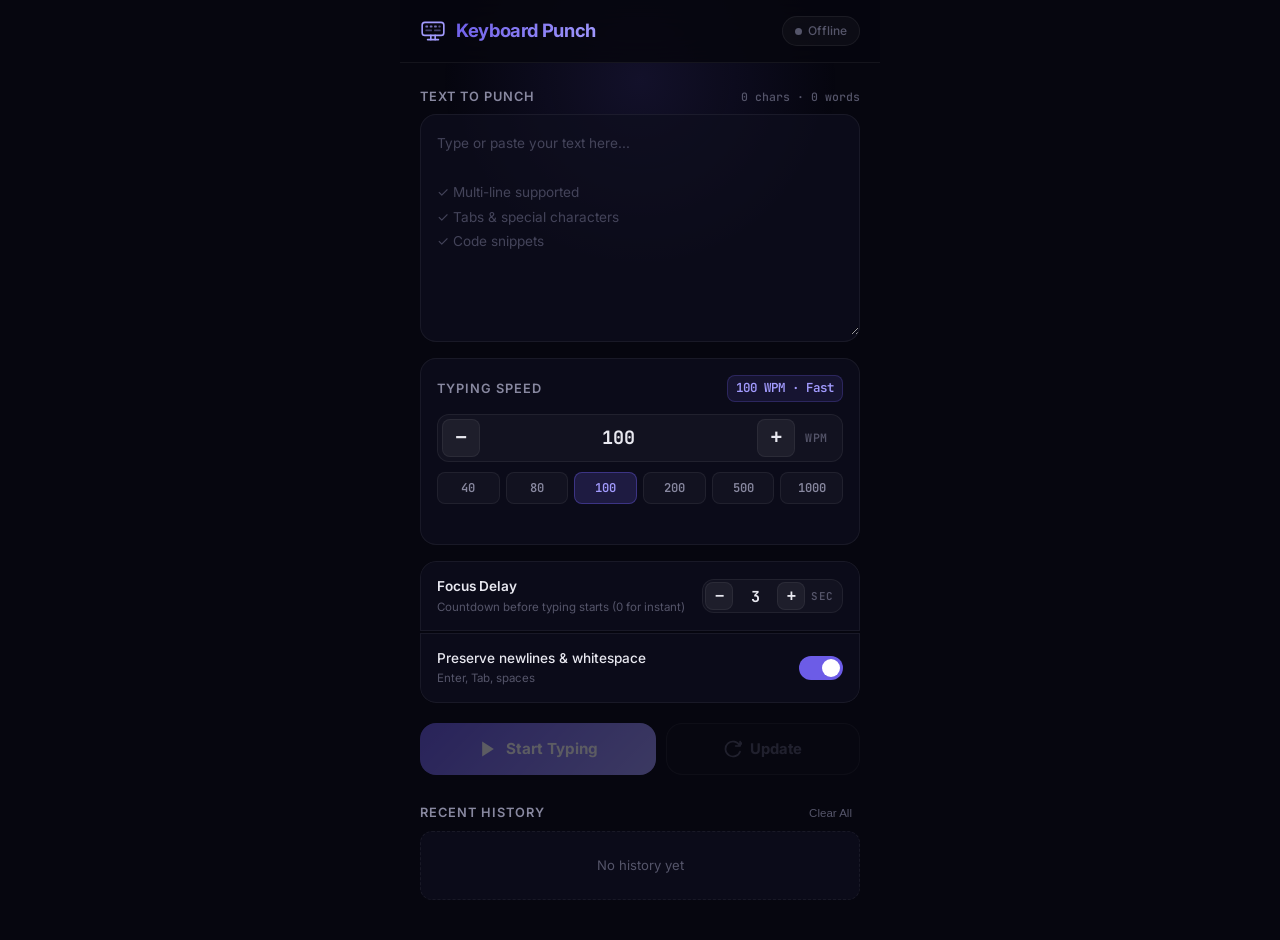
<file: app/index.html>
<!DOCTYPE html>
<html lang="en">
<head>
    <meta charset="UTF-8">
    <meta name="viewport" content="width=device-width, initial-scale=1.0, user-scalable=no, maximum-scale=1.0">
    <meta name="description" content="Turn your Android phone into a USB keyboard for your laptop">
    <meta name="theme-color" content="#0a0a1a">
    <meta name="apple-mobile-web-app-capable" content="yes">
    <meta name="apple-mobile-web-app-status-bar-style" content="black-translucent">
    <title>Keyboard Punch</title>
    <link rel="preconnect" href="https://fonts.googleapis.com">
    <link rel="preconnect" href="https://fonts.gstatic.com" crossorigin>
    <link href="https://fonts.googleapis.com/css2?family=Inter:wght@300;400;500;600;700;800&family=JetBrains+Mono:wght@400;500;600&display=swap" rel="stylesheet">
    <link rel="stylesheet" href="style.css">
</head>
<body>
    <div class="app-container">
        <!-- Ambient background glow -->
        <div class="ambient-glow" id="ambient-glow"></div>

        <!-- Header -->
        <header class="app-header" id="app-header">
            <div class="header-left">
                <div class="logo-icon" id="logo-icon">
                    <svg width="26" height="26" viewBox="0 0 24 24" fill="none">
                        <rect x="2" y="4" width="20" height="12" rx="2.5" stroke="currentColor" stroke-width="1.5"/>
                        <rect x="5" y="7" width="2.5" height="1.8" rx="0.4" fill="currentColor" opacity="0.7"/>
                        <rect x="9" y="7" width="2.5" height="1.8" rx="0.4" fill="currentColor" opacity="0.7"/>
                        <rect x="13" y="7" width="2.5" height="1.8" rx="0.4" fill="currentColor" opacity="0.7"/>
                        <rect x="17" y="7" width="2" height="1.8" rx="0.4" fill="currentColor" opacity="0.5"/>
                        <rect x="5" y="10.5" width="6" height="1.8" rx="0.4" fill="currentColor" opacity="0.4"/>
                        <rect x="13" y="10.5" width="6" height="1.8" rx="0.4" fill="currentColor" opacity="0.4"/>
                        <path d="M10 16 L10 20" stroke="currentColor" stroke-width="1.5" stroke-linecap="round"/>
                        <path d="M14 16 L14 20" stroke="currentColor" stroke-width="1.5" stroke-linecap="round"/>
                        <path d="M7 20 L17 20" stroke="currentColor" stroke-width="1.5" stroke-linecap="round"/>
                    </svg>
                </div>
                <h1 class="app-title">Keyboard Punch</h1>
            </div>
            <div class="connection-badge" id="connection-badge">
                <span class="connection-dot" id="connection-dot"></span>
                <span class="connection-text" id="connection-text">Offline</span>
            </div>
        </header>

        <!-- Main Content -->
        <main class="main-content">
            <!-- Text Input Section -->
            <section class="input-section" id="input-section">
                <div class="section-header">
                    <label for="text-input" class="section-label">Text to Punch</label>
                    <div class="char-count" id="char-count">0 chars · 0 words</div>
                </div>
                <div class="textarea-wrapper" id="textarea-wrapper">
                    <textarea 
                        id="text-input" 
                        class="text-input" 
                        placeholder="Type or paste your text here...&#10;&#10;✓ Multi-line supported&#10;✓ Tabs &amp; special characters&#10;✓ Code snippets"
                        spellcheck="false"
                        autocomplete="off"
                        autocorrect="off"
                        autocapitalize="off"
                    ></textarea>
                    <button class="clear-btn" id="clear-btn" title="Clear text" aria-label="Clear text">
                        <svg width="16" height="16" viewBox="0 0 24 24" fill="none" stroke="currentColor" stroke-width="2.5" stroke-linecap="round">
                            <line x1="18" y1="6" x2="6" y2="18"></line>
                            <line x1="6" y1="6" x2="18" y2="18"></line>
                        </svg>
                    </button>
                </div>
            </section>

            <!-- Speed Control -->
            <section class="speed-section" id="speed-section">
                <div class="section-header">
                    <label for="speed-input" class="section-label">Typing Speed</label>
                    <span class="speed-tag" id="speed-tag">100 WPM · Fast</span>
                </div>
                <div class="speed-input-container">
                    <div class="stepper-field">
                        <button type="button" class="stepper-btn" id="speed-minus" aria-label="Decrease speed">−</button>
                        <input 
                            type="number" 
                            id="speed-input" 
                            class="numeric-input" 
                            min="10" 
                            max="1000" 
                            value="100" 
                            step="10"
                            placeholder="100"
                        >
                        <button type="button" class="stepper-btn" id="speed-plus" aria-label="Increase speed">+</button>
                        <span class="unit-badge">WPM</span>
                    </div>
                    <div class="speed-presets" id="speed-presets">
                        <button type="button" class="preset-btn" data-speed="40">40</button>
                        <button type="button" class="preset-btn" data-speed="80">80</button>
                        <button type="button" class="preset-btn active" data-speed="100">100</button>
                        <button type="button" class="preset-btn" data-speed="200">200</button>
                        <button type="button" class="preset-btn" data-speed="500">500</button>
                        <button type="button" class="preset-btn" data-speed="1000">1000</button>
                    </div>
                </div>
                <div class="estimate" id="estimate"></div>
            </section>

            <!-- Options & Delay -->
            <section class="options-section" id="options-section">
                <div class="option-row" id="delay-option-row">
                    <div class="option-text">
                        <label for="delay-input" class="option-title">Focus Delay</label>
                        <span class="option-subtitle">Countdown before typing starts (0 for instant)</span>
                    </div>
                    <div class="stepper-field compact">
                        <button type="button" class="stepper-btn" id="delay-minus" aria-label="Decrease delay">−</button>
                        <input 
                            type="number" 
                            id="delay-input" 
                            class="numeric-input compact" 
                            min="0" 
                            max="60" 
                            value="3" 
                            step="1"
                            placeholder="3"
                        >
                        <button type="button" class="stepper-btn" id="delay-plus" aria-label="Increase delay">+</button>
                        <span class="unit-badge">sec</span>
                    </div>
                </div>
                <label class="toggle-option" id="newline-option">
                    <span class="toggle-label">
                        <span>Preserve newlines &amp; whitespace</span>
                        <span class="toggle-hint">Enter, Tab, spaces</span>
                    </span>
                    <div class="toggle-switch">
                        <input type="checkbox" id="preserve-formatting" checked>
                        <span class="toggle-track"></span>
                    </div>
                </label>
            </section>

            <!-- Progress Bar (hidden by default) -->
            <section class="progress-section hidden" id="progress-section">
                <div class="progress-header">
                    <span class="progress-label" id="progress-label">Typing...</span>
                    <span class="progress-percent" id="progress-percent">0%</span>
                </div>
                <div class="progress-bar-track">
                    <div class="progress-bar-fill" id="progress-bar-fill"></div>
                    <div class="progress-bar-glow" id="progress-bar-glow"></div>
                </div>
                <div class="progress-details">
                    <span id="progress-chars">0 / 0 chars</span>
                    <span id="progress-eta">~0s remaining</span>
                </div>
            </section>

            <!-- Action Buttons -->
            <div class="action-area" id="action-area">
                <button class="punch-btn" id="punch-btn" disabled title="Start typing on laptop">
                    <span class="punch-btn-content" id="punch-btn-content">
                        <svg class="punch-icon" width="20" height="20" viewBox="0 0 24 24" fill="none" stroke="currentColor" stroke-width="2.5" stroke-linecap="round" stroke-linejoin="round">
                            <polygon points="5,3 19,12 5,21" fill="currentColor" stroke="none"></polygon>
                        </svg>
                        <span>Start Typing</span>
                    </span>
                    <span class="punch-btn-loading hidden" id="punch-btn-loading">
                        <span class="spinner"></span>
                        <span>Typing...</span>
                    </span>
                </button>
                <button class="update-btn" id="update-btn" title="Sync code to all devices">
                    <svg class="update-icon" width="18" height="18" viewBox="0 0 24 24" fill="none" stroke="currentColor" stroke-width="2.2" stroke-linecap="round" stroke-linejoin="round">
                        <path d="M21.5 2v6h-6M21.34 15.57a10 10 0 1 1-.57-8.38l5.67-5.67"/>
                    </svg>
                    <span>Update</span>
                </button>
                <button class="stop-btn hidden" id="stop-btn">
                    <svg width="16" height="16" viewBox="0 0 24 24" fill="currentColor">
                        <rect x="5" y="5" width="14" height="14" rx="2"></rect>
                    </svg>
                    <span>Stop</span>
                </button>
            </div>

            <!-- History Section -->
            <section class="history-section" id="history-section">
                <div class="section-header">
                    <span class="section-label">Recent History</span>
                    <button class="clear-history-btn" id="clear-history-btn">Clear All</button>
                </div>
                <div class="history-list" id="history-list">
                    <div class="history-empty" id="history-empty">No history yet</div>
                </div>
            </section>
        </main>

        <!-- Countdown Overlay -->
        <div class="countdown-overlay hidden" id="countdown-overlay">
            <div class="countdown-content">
                <div class="countdown-number" id="countdown-number">3</div>
                <div class="countdown-text">Switch to your target app now...</div>
                <button class="countdown-cancel" id="countdown-cancel">Cancel</button>
            </div>
        </div>

        <!-- Toast Notification -->
        <div class="toast hidden" id="toast">
            <span class="toast-icon" id="toast-icon"></span>
            <span class="toast-message" id="toast-message"></span>
        </div>
    </div>

    <script src="app.js"></script>
</body>
</html>
</file>
<file: app/style.css>
/* ============================================
   KEYBOARD PUNCH — Dark Glassmorphism Theme
   ============================================ */

/* --- CSS Custom Properties --- */
:root {
    --bg-primary: #06060f;
    --bg-secondary: #0d0d1a;
    --bg-card: rgba(15, 15, 30, 0.7);
    --bg-card-hover: rgba(20, 20, 40, 0.8);
    --bg-glass: rgba(255, 255, 255, 0.03);
    --bg-glass-border: rgba(255, 255, 255, 0.06);

    --text-primary: #e8e8f0;
    --text-secondary: #8888a0;
    --text-muted: #55556a;
    --text-placeholder: #44445a;

    --accent: #6c5ce7;
    --accent-light: #a29bfe;
    --accent-glow: rgba(108, 92, 231, 0.25);
    --accent-gradient: linear-gradient(135deg, #6c5ce7, #a29bfe);

    --success: #00cec9;
    --success-glow: rgba(0, 206, 201, 0.2);
    --danger: #ff6b6b;
    --danger-glow: rgba(255, 107, 107, 0.2);
    --warning: #feca57;

    --radius-sm: 8px;
    --radius-md: 12px;
    --radius-lg: 16px;
    --radius-xl: 20px;

    --shadow-sm: 0 2px 8px rgba(0, 0, 0, 0.3);
    --shadow-md: 0 4px 16px rgba(0, 0, 0, 0.4);
    --shadow-lg: 0 8px 32px rgba(0, 0, 0, 0.5);
    --shadow-glow: 0 0 30px var(--accent-glow);

    --font-sans: 'Inter', -apple-system, BlinkMacSystemFont, sans-serif;
    --font-mono: 'JetBrains Mono', 'SF Mono', 'Fira Code', monospace;

    --transition-fast: 150ms cubic-bezier(0.4, 0, 0.2, 1);
    --transition-normal: 250ms cubic-bezier(0.4, 0, 0.2, 1);
    --transition-smooth: 400ms cubic-bezier(0.16, 1, 0.3, 1);
}

/* --- Reset & Base --- */
*, *::before, *::after {
    box-sizing: border-box;
    margin: 0;
    padding: 0;
}

html {
    font-size: 16px;
    -webkit-text-size-adjust: 100%;
    -webkit-tap-highlight-color: transparent;
}

body {
    font-family: var(--font-sans);
    background: var(--bg-primary);
    color: var(--text-primary);
    line-height: 1.5;
    min-height: 100dvh;
    overflow-x: hidden;
    -webkit-font-smoothing: antialiased;
    -moz-osx-font-smoothing: grayscale;
}

/* --- App Container --- */
.app-container {
    position: relative;
    max-width: 480px;
    margin: 0 auto;
    min-height: 100dvh;
    display: flex;
    flex-direction: column;
}

/* --- Ambient Background Glow --- */
.ambient-glow {
    position: fixed;
    top: -120px;
    left: 50%;
    transform: translateX(-50%);
    width: 400px;
    height: 400px;
    background: radial-gradient(circle, var(--accent-glow) 0%, transparent 70%);
    pointer-events: none;
    z-index: 0;
    opacity: 0.5;
    transition: opacity 1s ease;
}

.ambient-glow.connected {
    background: radial-gradient(circle, var(--success-glow) 0%, transparent 70%);
    opacity: 0.7;
}

.ambient-glow.punching {
    animation: pulse-glow 2s ease-in-out infinite;
}

@keyframes pulse-glow {
    0%, 100% { opacity: 0.4; transform: translateX(-50%) scale(1); }
    50% { opacity: 0.8; transform: translateX(-50%) scale(1.1); }
}

/* --- Header --- */
.app-header {
    position: sticky;
    top: 0;
    z-index: 100;
    display: flex;
    align-items: center;
    justify-content: space-between;
    padding: 16px 20px;
    background: rgba(6, 6, 15, 0.85);
    backdrop-filter: blur(20px);
    -webkit-backdrop-filter: blur(20px);
    border-bottom: 1px solid var(--bg-glass-border);
}

.header-left {
    display: flex;
    align-items: center;
    gap: 10px;
}

.logo-icon {
    color: var(--accent-light);
    display: flex;
    align-items: center;
    animation: float 3s ease-in-out infinite;
}

@keyframes float {
    0%, 100% { transform: translateY(0); }
    50% { transform: translateY(-3px); }
}

.app-title {
    font-size: 1.15rem;
    font-weight: 700;
    letter-spacing: -0.02em;
    background: var(--accent-gradient);
    -webkit-background-clip: text;
    -webkit-text-fill-color: transparent;
    background-clip: text;
}

/* --- Pair Navigation Button --- */
.pair-nav-btn {
    display: inline-flex;
    align-items: center;
    gap: 6px;
    background: rgba(255, 255, 255, 0.08);
    border: 1px solid rgba(255, 255, 255, 0.15);
    color: #eee;
    padding: 5px 10px;
    border-radius: 20px;
    font-size: 0.75rem;
    font-weight: 500;
    cursor: pointer;
    transition: all var(--transition-normal);
}

.pair-nav-btn:hover {
    background: rgba(255, 255, 255, 0.16);
    border-color: rgba(255, 255, 255, 0.3);
    color: #fff;
    transform: translateY(-1px);
}

.pair-nav-btn svg {
    color: #79ffe1;
}

/* --- Connection Badge --- */
.connection-badge {
    display: flex;
    align-items: center;
    gap: 6px;
    padding: 5px 12px;
    border-radius: 20px;
    background: var(--bg-glass);
    border: 1px solid var(--bg-glass-border);
    font-size: 0.75rem;
    font-weight: 500;
    transition: all var(--transition-normal);
}

.connection-badge.connected {
    background: rgba(0, 206, 201, 0.08);
    border-color: rgba(0, 206, 201, 0.2);
}

.connection-dot {
    width: 7px;
    height: 7px;
    border-radius: 50%;
    background: var(--text-muted);
    transition: all var(--transition-normal);
}

.connection-dot.connected {
    background: var(--success);
    box-shadow: 0 0 8px var(--success-glow);
    animation: dot-pulse 2s ease-in-out infinite;
}

@keyframes dot-pulse {
    0%, 100% { box-shadow: 0 0 4px var(--success-glow); }
    50% { box-shadow: 0 0 12px rgba(0, 206, 201, 0.5); }
}

.connection-text {
    color: var(--text-muted);
    transition: color var(--transition-normal);
}

.connection-badge.connected .connection-text {
    color: var(--success);
}

/* --- Main Content --- */
.main-content {
    flex: 1;
    padding: 16px 16px 32px;
    display: flex;
    flex-direction: column;
    gap: 16px;
    position: relative;
    z-index: 1;
}

/* --- Section Styles --- */
.section-header {
    display: flex;
    align-items: center;
    justify-content: space-between;
    margin-bottom: 8px;
}

.section-label {
    font-size: 0.8rem;
    font-weight: 600;
    text-transform: uppercase;
    letter-spacing: 0.08em;
    color: var(--text-secondary);
}

/* --- Text Input --- */
.input-section {
    flex-shrink: 0;
}

.char-count {
    font-size: 0.72rem;
    font-family: var(--font-mono);
    color: var(--text-muted);
    font-weight: 500;
}

.textarea-wrapper {
    position: relative;
    border-radius: var(--radius-lg);
    background: var(--bg-card);
    border: 1px solid var(--bg-glass-border);
    transition: all var(--transition-normal);
    overflow: hidden;
}

.textarea-wrapper:focus-within {
    border-color: rgba(108, 92, 231, 0.3);
    box-shadow: 0 0 0 3px rgba(108, 92, 231, 0.08), var(--shadow-md);
}

.textarea-wrapper.has-text {
    border-color: rgba(108, 92, 231, 0.15);
}

.textarea-wrapper.synced-highlight {
    animation: sync-pulse 1.4s cubic-bezier(0.16, 1, 0.3, 1);
}

@keyframes sync-pulse {
    0% {
        border-color: var(--success);
        box-shadow: 0 0 24px var(--success-glow);
    }
    100% {
        border-color: var(--bg-glass-border);
        box-shadow: none;
    }
}

.text-input {
    width: 100%;
    min-height: 180px;
    max-height: 300px;
    padding: 16px;
    padding-right: 44px;
    background: transparent;
    border: none;
    outline: none;
    color: var(--text-primary);
    font-family: var(--font-mono);
    font-size: 0.88rem;
    font-weight: 400;
    line-height: 1.7;
    resize: vertical;
    -webkit-appearance: none;
}

.text-input::placeholder {
    color: var(--text-placeholder);
    font-family: var(--font-sans);
    font-size: 0.85rem;
    line-height: 1.8;
}

.clear-btn {
    position: absolute;
    top: 10px;
    right: 10px;
    width: 32px;
    height: 32px;
    display: flex;
    align-items: center;
    justify-content: center;
    border: none;
    background: rgba(255, 255, 255, 0.04);
    color: var(--text-muted);
    border-radius: var(--radius-sm);
    cursor: pointer;
    opacity: 0;
    transition: all var(--transition-fast);
}

.textarea-wrapper.has-text .clear-btn {
    opacity: 1;
}

.clear-btn:hover {
    background: rgba(255, 107, 107, 0.1);
    color: var(--danger);
}

.clear-btn:active {
    transform: scale(0.9);
}

/* --- Speed Section --- */
.speed-section {
    padding: 16px;
    border-radius: var(--radius-lg);
    background: var(--bg-card);
    border: 1px solid var(--bg-glass-border);
}

.speed-section .section-header {
    margin-bottom: 12px;
}

.speed-tag {
    font-family: var(--font-mono);
    font-size: 0.78rem;
    font-weight: 600;
    color: var(--accent-light);
    padding: 3px 8px;
    border-radius: var(--radius-sm);
    background: rgba(108, 92, 231, 0.12);
    border: 1px solid rgba(108, 92, 231, 0.25);
}

.speed-input-container {
    display: flex;
    flex-direction: column;
    gap: 10px;
}

/* --- Stepper Controls & Number Inputs --- */
.stepper-field {
    display: flex;
    align-items: center;
    background: rgba(255, 255, 255, 0.03);
    border: 1px solid var(--bg-glass-border);
    border-radius: var(--radius-md);
    padding: 4px;
    transition: all var(--transition-fast);
    position: relative;
}

.stepper-field:focus-within {
    border-color: rgba(108, 92, 231, 0.4);
    box-shadow: 0 0 0 3px rgba(108, 92, 231, 0.1);
}

.stepper-btn {
    width: 38px;
    height: 38px;
    border-radius: var(--radius-sm);
    background: rgba(255, 255, 255, 0.05);
    border: 1px solid var(--bg-glass-border);
    color: var(--text-primary);
    font-size: 1.25rem;
    font-weight: 600;
    display: flex;
    align-items: center;
    justify-content: center;
    cursor: pointer;
    transition: all var(--transition-fast);
    user-select: none;
    -webkit-user-select: none;
}

.stepper-btn:hover {
    background: rgba(108, 92, 231, 0.2);
    color: #fff;
    border-color: rgba(108, 92, 231, 0.35);
}

.stepper-btn:active {
    transform: scale(0.92);
}

.numeric-input {
    flex: 1;
    background: transparent;
    border: none;
    outline: none;
    color: var(--text-primary);
    font-family: var(--font-mono);
    font-size: 1.15rem;
    font-weight: 700;
    text-align: center;
    min-width: 60px;
    padding: 6px 8px;
    -moz-appearance: textfield;
}

.numeric-input::-webkit-outer-spin-button,
.numeric-input::-webkit-inner-spin-button {
    -webkit-appearance: none;
    margin: 0;
}

.unit-badge {
    font-family: var(--font-mono);
    font-size: 0.72rem;
    font-weight: 600;
    color: var(--text-muted);
    padding: 4px 10px;
    text-transform: uppercase;
    letter-spacing: 0.05em;
    user-select: none;
}

.speed-presets {
    display: flex;
    gap: 6px;
    justify-content: space-between;
}

.preset-btn {
    flex: 1;
    padding: 7px 0;
    border-radius: var(--radius-sm);
    background: rgba(255, 255, 255, 0.03);
    border: 1px solid var(--bg-glass-border);
    color: var(--text-secondary);
    font-family: var(--font-mono);
    font-size: 0.76rem;
    font-weight: 600;
    cursor: pointer;
    transition: all var(--transition-fast);
}

.preset-btn:hover {
    background: rgba(255, 255, 255, 0.07);
    color: var(--text-primary);
}

.preset-btn.active {
    background: rgba(108, 92, 231, 0.2);
    border-color: rgba(108, 92, 231, 0.4);
    color: var(--accent-light);
}

/* --- Estimate --- */
.estimate {
    margin-top: 10px;
    font-size: 0.75rem;
    color: var(--text-muted);
    font-family: var(--font-mono);
    text-align: center;
    min-height: 1.2em;
}

/* --- Options & Delay Settings --- */
.options-section {
    display: flex;
    flex-direction: column;
    gap: 2px;
    border-radius: var(--radius-lg);
    overflow: hidden;
}

.option-row {
    display: flex;
    align-items: center;
    justify-content: space-between;
    padding: 14px 16px;
    background: var(--bg-card);
    border: 1px solid var(--bg-glass-border);
    transition: background var(--transition-fast);
    gap: 12px;
}

.option-row:first-child {
    border-radius: var(--radius-lg) var(--radius-lg) 0 0;
}

.option-text {
    display: flex;
    flex-direction: column;
    gap: 2px;
    flex: 1;
    min-width: 0;
}

.option-title {
    font-size: 0.85rem;
    font-weight: 600;
    color: var(--text-primary);
    cursor: pointer;
}

.option-subtitle {
    font-size: 0.72rem;
    color: var(--text-muted);
    font-weight: 400;
}

.stepper-field.compact {
    flex-shrink: 0;
    padding: 2px;
}

.stepper-field.compact .stepper-btn {
    width: 28px;
    height: 28px;
    font-size: 1rem;
}

.stepper-field.compact .numeric-input {
    font-size: 0.95rem;
    padding: 2px 4px;
    width: 44px;
    min-width: 36px;
    flex: initial;
}

.stepper-field.compact .unit-badge {
    padding: 2px 6px;
    font-size: 0.68rem;
}

.toggle-option {
    display: flex;
    align-items: center;
    justify-content: space-between;
    padding: 14px 16px;
    background: var(--bg-card);
    border: 1px solid var(--bg-glass-border);
    cursor: pointer;
    transition: background var(--transition-fast);
    -webkit-user-select: none;
    user-select: none;
}

.toggle-option:last-child {
    border-radius: 0 0 var(--radius-lg) var(--radius-lg);
}

.toggle-option:hover {
    background: var(--bg-card-hover);
}

.toggle-label {
    display: flex;
    flex-direction: column;
    gap: 2px;
    font-size: 0.85rem;
    font-weight: 500;
    color: var(--text-primary);
}

.toggle-hint {
    font-size: 0.72rem;
    color: var(--text-muted);
    font-weight: 400;
}

/* Toggle Switch */
.toggle-switch {
    position: relative;
    flex-shrink: 0;
}

.toggle-switch input {
    position: absolute;
    opacity: 0;
    width: 0;
    height: 0;
}

.toggle-track {
    display: block;
    width: 44px;
    height: 24px;
    border-radius: 12px;
    background: rgba(255, 255, 255, 0.08);
    position: relative;
    transition: background var(--transition-normal);
    cursor: pointer;
}

.toggle-track::after {
    content: '';
    position: absolute;
    top: 3px;
    left: 3px;
    width: 18px;
    height: 18px;
    border-radius: 50%;
    background: var(--text-muted);
    transition: all var(--transition-normal);
}

.toggle-switch input:checked + .toggle-track {
    background: var(--accent);
}

.toggle-switch input:checked + .toggle-track::after {
    transform: translateX(20px);
    background: #fff;
}

/* --- Progress Section --- */
.progress-section {
    padding: 16px;
    border-radius: var(--radius-lg);
    background: var(--bg-card);
    border: 1px solid rgba(108, 92, 231, 0.2);
    animation: fade-in 0.3s ease;
}

.progress-header {
    display: flex;
    justify-content: space-between;
    align-items: center;
    margin-bottom: 10px;
}

.progress-label {
    font-size: 0.82rem;
    font-weight: 600;
    color: var(--accent-light);
}

.progress-percent {
    font-family: var(--font-mono);
    font-size: 0.85rem;
    font-weight: 700;
    color: var(--accent-light);
}

.progress-bar-track {
    position: relative;
    width: 100%;
    height: 6px;
    border-radius: 3px;
    background: rgba(255, 255, 255, 0.06);
    overflow: hidden;
}

.progress-bar-fill {
    height: 100%;
    width: 0%;
    border-radius: 3px;
    background: var(--accent-gradient);
    transition: width 0.2s ease;
    position: relative;
}

.progress-bar-glow {
    position: absolute;
    top: -2px;
    height: 10px;
    width: 60px;
    border-radius: 5px;
    background: var(--accent-light);
    filter: blur(8px);
    opacity: 0.4;
    left: 0%;
    transition: left 0.2s ease;
}

.progress-details {
    display: flex;
    justify-content: space-between;
    margin-top: 8px;
    font-size: 0.7rem;
    font-family: var(--font-mono);
    color: var(--text-muted);
}

/* --- Action Buttons --- */
.action-area {
    display: flex;
    gap: 10px;
    padding: 4px 0;
}

.punch-btn {
    flex: 1.25;
    padding: 16px 20px;
    border: none;
    border-radius: var(--radius-lg);
    background: var(--accent-gradient);
    color: #fff;
    font-family: var(--font-sans);
    font-size: 0.95rem;
    font-weight: 700;
    cursor: pointer;
    position: relative;
    overflow: hidden;
    transition: all var(--transition-normal);
    box-shadow: 0 4px 20px var(--accent-glow);
}

.punch-btn:not(:disabled):hover {
    transform: translateY(-1px);
    box-shadow: 0 6px 28px rgba(108, 92, 231, 0.35);
}

.punch-btn:not(:disabled):active {
    transform: translateY(0) scale(0.98);
}

.punch-btn:disabled {
    opacity: 0.35;
    cursor: not-allowed;
    box-shadow: none;
}

/* Update / Sync Button */
.update-btn {
    flex: 1;
    padding: 16px 18px;
    border: 1px solid rgba(0, 206, 201, 0.28);
    border-radius: var(--radius-lg);
    background: rgba(0, 206, 201, 0.08);
    color: var(--success);
    font-family: var(--font-sans);
    font-size: 0.92rem;
    font-weight: 700;
    cursor: pointer;
    display: flex;
    align-items: center;
    justify-content: center;
    gap: 8px;
    transition: all var(--transition-normal);
    box-shadow: 0 4px 16px rgba(0, 206, 201, 0.1);
    user-select: none;
    -webkit-user-select: none;
}

.update-btn:not(:disabled):hover {
    background: rgba(0, 206, 201, 0.16);
    border-color: rgba(0, 206, 201, 0.5);
    transform: translateY(-1px);
    box-shadow: 0 6px 22px rgba(0, 206, 201, 0.25);
}

.update-btn:not(:disabled):active {
    transform: translateY(0) scale(0.98);
}

.update-btn:disabled {
    opacity: 0.35;
    cursor: not-allowed;
    box-shadow: none;
    border-color: rgba(255, 255, 255, 0.08);
    color: var(--text-muted);
    background: rgba(255, 255, 255, 0.03);
}

.update-icon {
    transition: transform 0.4s cubic-bezier(0.16, 1, 0.3, 1);
    flex-shrink: 0;
}

.update-btn:not(:disabled):hover .update-icon {
    transform: rotate(180deg);
}

.update-btn.updated-pulse {
    animation: update-flash 0.7s cubic-bezier(0.16, 1, 0.3, 1);
}

@keyframes update-flash {
    0% { transform: scale(1); background: rgba(0, 206, 201, 0.35); }
    50% { transform: scale(1.03); background: rgba(0, 206, 201, 0.25); }
    100% { transform: scale(1); background: rgba(0, 206, 201, 0.08); }
}

.punch-btn-content,
.punch-btn-loading {
    display: flex;
    align-items: center;
    justify-content: center;
    gap: 8px;
}

.punch-icon {
    transition: transform var(--transition-fast);
}

.punch-btn:not(:disabled):hover .punch-icon {
    transform: translateX(2px);
}

/* Spinner */
.spinner {
    display: inline-block;
    width: 18px;
    height: 18px;
    border: 2.5px solid rgba(255, 255, 255, 0.3);
    border-top-color: #fff;
    border-radius: 50%;
    animation: spin 0.7s linear infinite;
}

@keyframes spin {
    to { transform: rotate(360deg); }
}

/* Stop Button */
.stop-btn {
    padding: 16px 20px;
    border: none;
    border-radius: var(--radius-lg);
    background: rgba(255, 107, 107, 0.12);
    color: var(--danger);
    font-family: var(--font-sans);
    font-size: 0.9rem;
    font-weight: 600;
    cursor: pointer;
    display: flex;
    align-items: center;
    gap: 6px;
    transition: all var(--transition-fast);
    border: 1px solid rgba(255, 107, 107, 0.15);
}

.stop-btn:hover {
    background: rgba(255, 107, 107, 0.18);
}

.stop-btn:active {
    transform: scale(0.96);
}

/* --- History --- */
.history-section {
    margin-top: 8px;
}

.clear-history-btn {
    background: none;
    border: none;
    color: var(--text-muted);
    font-size: 0.72rem;
    font-weight: 500;
    cursor: pointer;
    padding: 4px 8px;
    border-radius: var(--radius-sm);
    transition: all var(--transition-fast);
}

.clear-history-btn:hover {
    color: var(--danger);
    background: rgba(255, 107, 107, 0.08);
}

.history-list {
    display: flex;
    flex-direction: column;
    gap: 6px;
}

.history-empty {
    padding: 24px;
    text-align: center;
    color: var(--text-muted);
    font-size: 0.82rem;
    background: var(--bg-card);
    border-radius: var(--radius-md);
    border: 1px dashed var(--bg-glass-border);
}

.history-item {
    padding: 12px 14px;
    border-radius: var(--radius-md);
    background: var(--bg-card);
    border: 1px solid var(--bg-glass-border);
    cursor: pointer;
    transition: all var(--transition-fast);
    display: flex;
    justify-content: space-between;
    align-items: center;
    gap: 12px;
}

.history-item:hover {
    background: var(--bg-card-hover);
    border-color: rgba(108, 92, 231, 0.15);
}

.history-item:active {
    transform: scale(0.99);
}

.history-item-text {
    flex: 1;
    min-width: 0;
    font-family: var(--font-mono);
    font-size: 0.78rem;
    color: var(--text-secondary);
    white-space: nowrap;
    overflow: hidden;
    text-overflow: ellipsis;
    line-height: 1.4;
}

.history-item-meta {
    flex-shrink: 0;
    font-size: 0.68rem;
    color: var(--text-muted);
    font-family: var(--font-mono);
    text-align: right;
}

/* --- Countdown Overlay --- */
.countdown-overlay {
    position: fixed;
    top: 0;
    left: 0;
    right: 0;
    bottom: 0;
    background: rgba(6, 6, 15, 0.92);
    backdrop-filter: blur(12px);
    -webkit-backdrop-filter: blur(12px);
    display: flex;
    align-items: center;
    justify-content: center;
    z-index: 1000;
    animation: fade-in 0.2s ease;
}

.countdown-content {
    text-align: center;
    animation: scale-in 0.3s cubic-bezier(0.16, 1, 0.3, 1);
}

.countdown-number {
    font-size: 6rem;
    font-weight: 800;
    background: var(--accent-gradient);
    -webkit-background-clip: text;
    -webkit-text-fill-color: transparent;
    background-clip: text;
    line-height: 1;
    margin-bottom: 12px;
    animation: countdown-pop 1s ease-in-out infinite;
}

@keyframes countdown-pop {
    0%, 100% { transform: scale(1); }
    50% { transform: scale(1.08); }
}

.countdown-text {
    font-size: 1rem;
    color: var(--text-secondary);
    margin-bottom: 24px;
    font-weight: 500;
}

.countdown-cancel {
    padding: 10px 28px;
    border: 1px solid rgba(255, 255, 255, 0.1);
    border-radius: var(--radius-md);
    background: rgba(255, 255, 255, 0.05);
    color: var(--text-secondary);
    font-family: var(--font-sans);
    font-size: 0.85rem;
    font-weight: 500;
    cursor: pointer;
    transition: all var(--transition-fast);
}

.countdown-cancel:hover {
    background: rgba(255, 107, 107, 0.1);
    border-color: rgba(255, 107, 107, 0.2);
    color: var(--danger);
}

/* --- Toast --- */
.toast {
    position: fixed;
    bottom: 24px;
    left: 50%;
    transform: translateX(-50%) translateY(20px);
    padding: 10px 20px;
    border-radius: var(--radius-md);
    background: var(--bg-card);
    border: 1px solid var(--bg-glass-border);
    backdrop-filter: blur(16px);
    -webkit-backdrop-filter: blur(16px);
    display: flex;
    align-items: center;
    gap: 8px;
    font-size: 0.82rem;
    font-weight: 500;
    box-shadow: var(--shadow-lg);
    z-index: 2000;
    opacity: 0;
    transition: all var(--transition-smooth);
    max-width: calc(100% - 40px);
}

.toast.show {
    opacity: 1;
    transform: translateX(-50%) translateY(0);
}

.toast.success {
    border-color: rgba(0, 206, 201, 0.2);
}

.toast.error {
    border-color: rgba(255, 107, 107, 0.2);
}

/* --- Utility Classes --- */
.hidden {
    display: none !important;
}

@keyframes fade-in {
    from { opacity: 0; }
    to { opacity: 1; }
}

@keyframes scale-in {
    from { opacity: 0; transform: scale(0.9); }
    to { opacity: 1; transform: scale(1); }
}

/* --- Scrollbar --- */
::-webkit-scrollbar {
    width: 4px;
}

::-webkit-scrollbar-track {
    background: transparent;
}

::-webkit-scrollbar-thumb {
    background: rgba(255, 255, 255, 0.08);
    border-radius: 2px;
}

::-webkit-scrollbar-thumb:hover {
    background: rgba(255, 255, 255, 0.15);
}

/* --- Media Queries --- */
@media (min-width: 481px) {
    .main-content {
        padding: 24px 20px 40px;
    }

    .text-input {
        min-height: 220px;
    }
}

@media (max-height: 650px) {
    .text-input {
        min-height: 120px;
    }
}

/* --- Haptic / Active States for Mobile --- */
@media (hover: none) {
    .punch-btn:not(:disabled):active {
        transform: scale(0.96);
    }

    .update-btn:not(:disabled):active {
        transform: scale(0.96);
    }

    .preset-btn:active {
        background: rgba(108, 92, 231, 0.25);
    }

    .toggle-option:active {
        background: var(--bg-card-hover);
    }

    .history-item:active {
        background: var(--bg-card-hover);
    }
}
</file>
